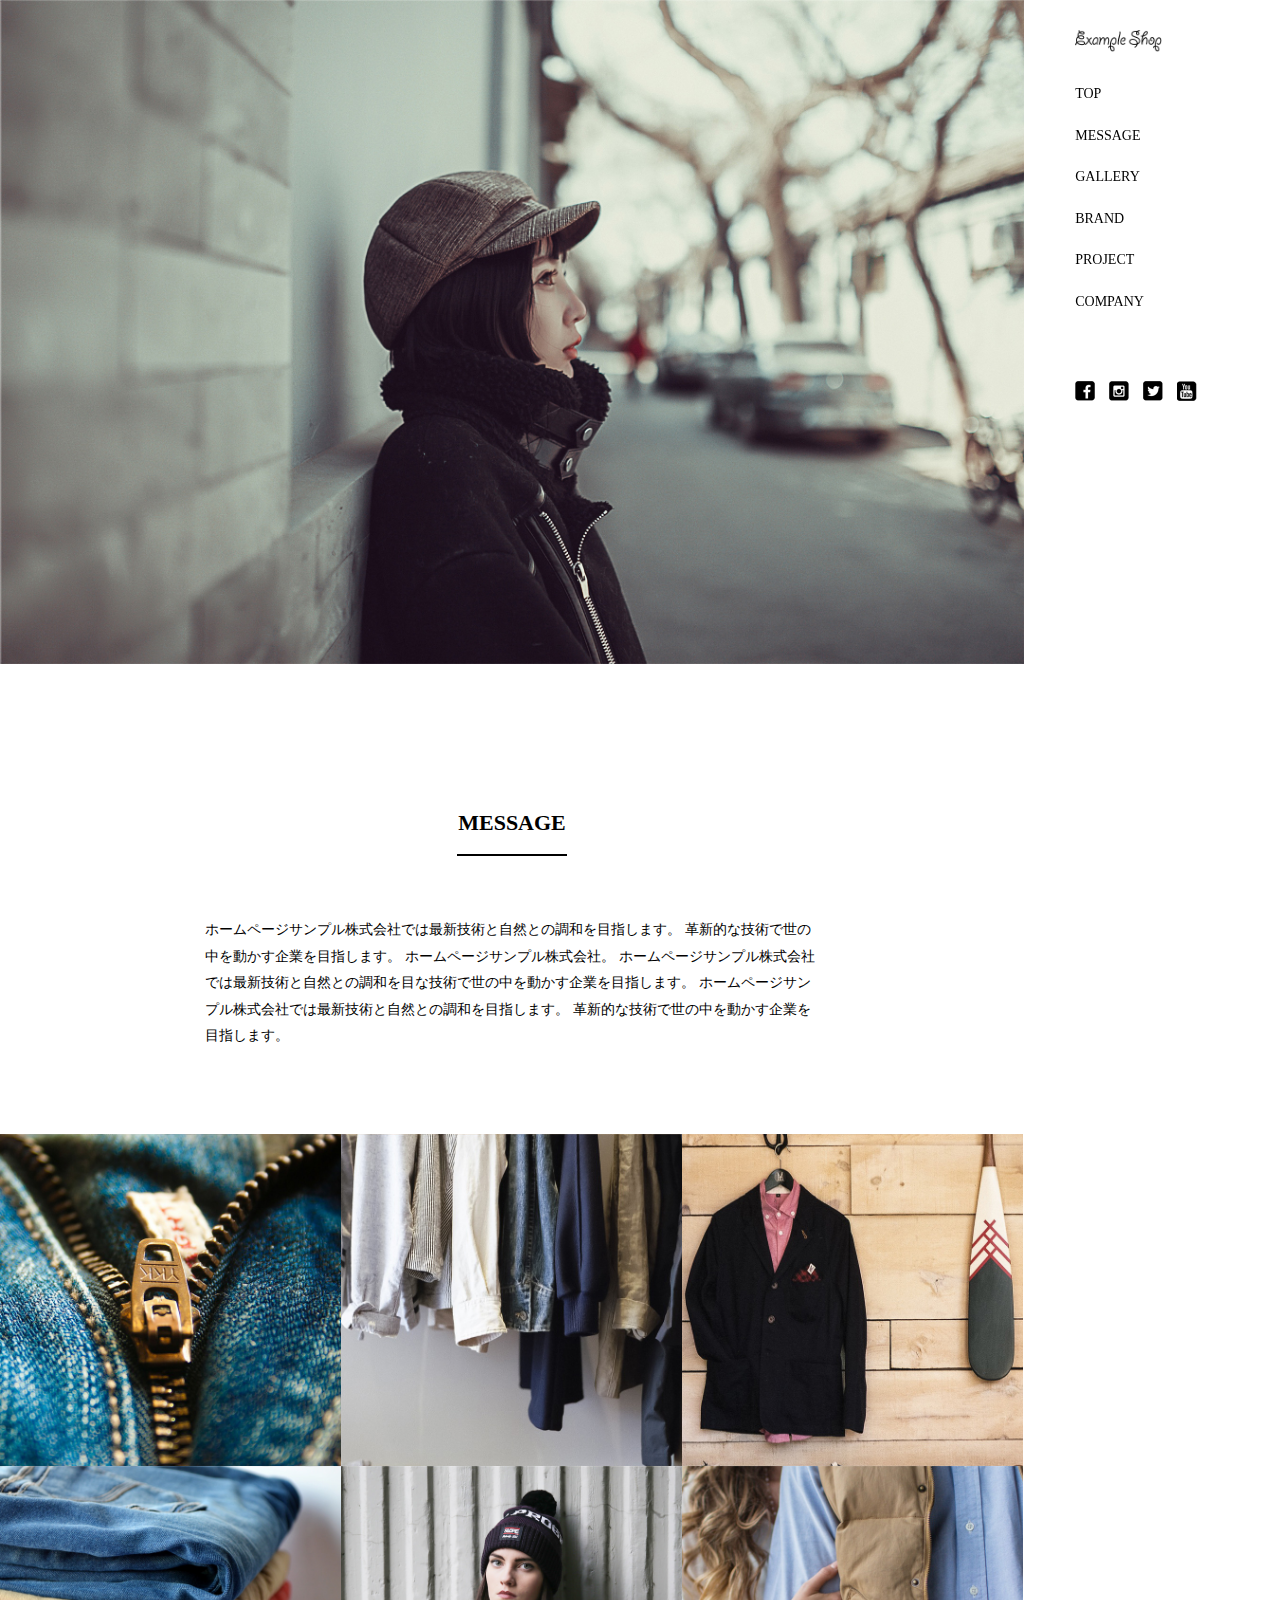
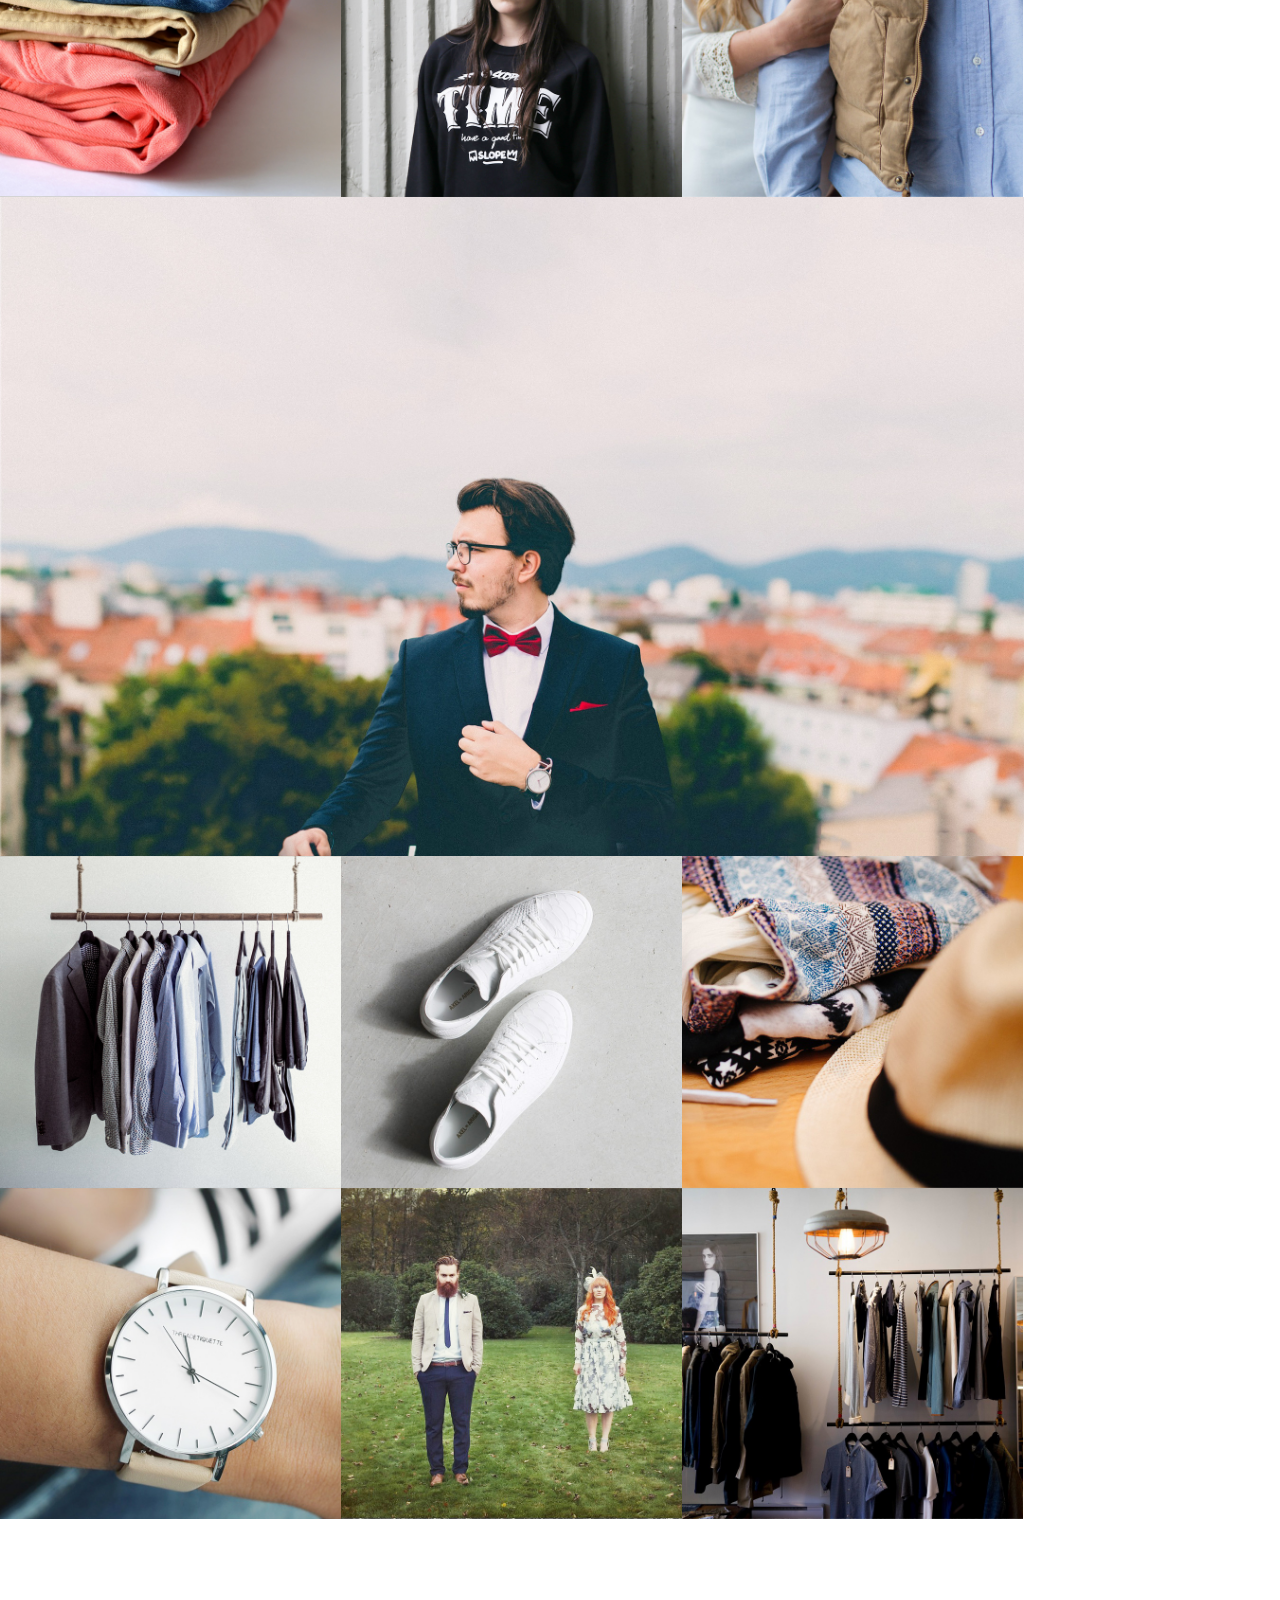
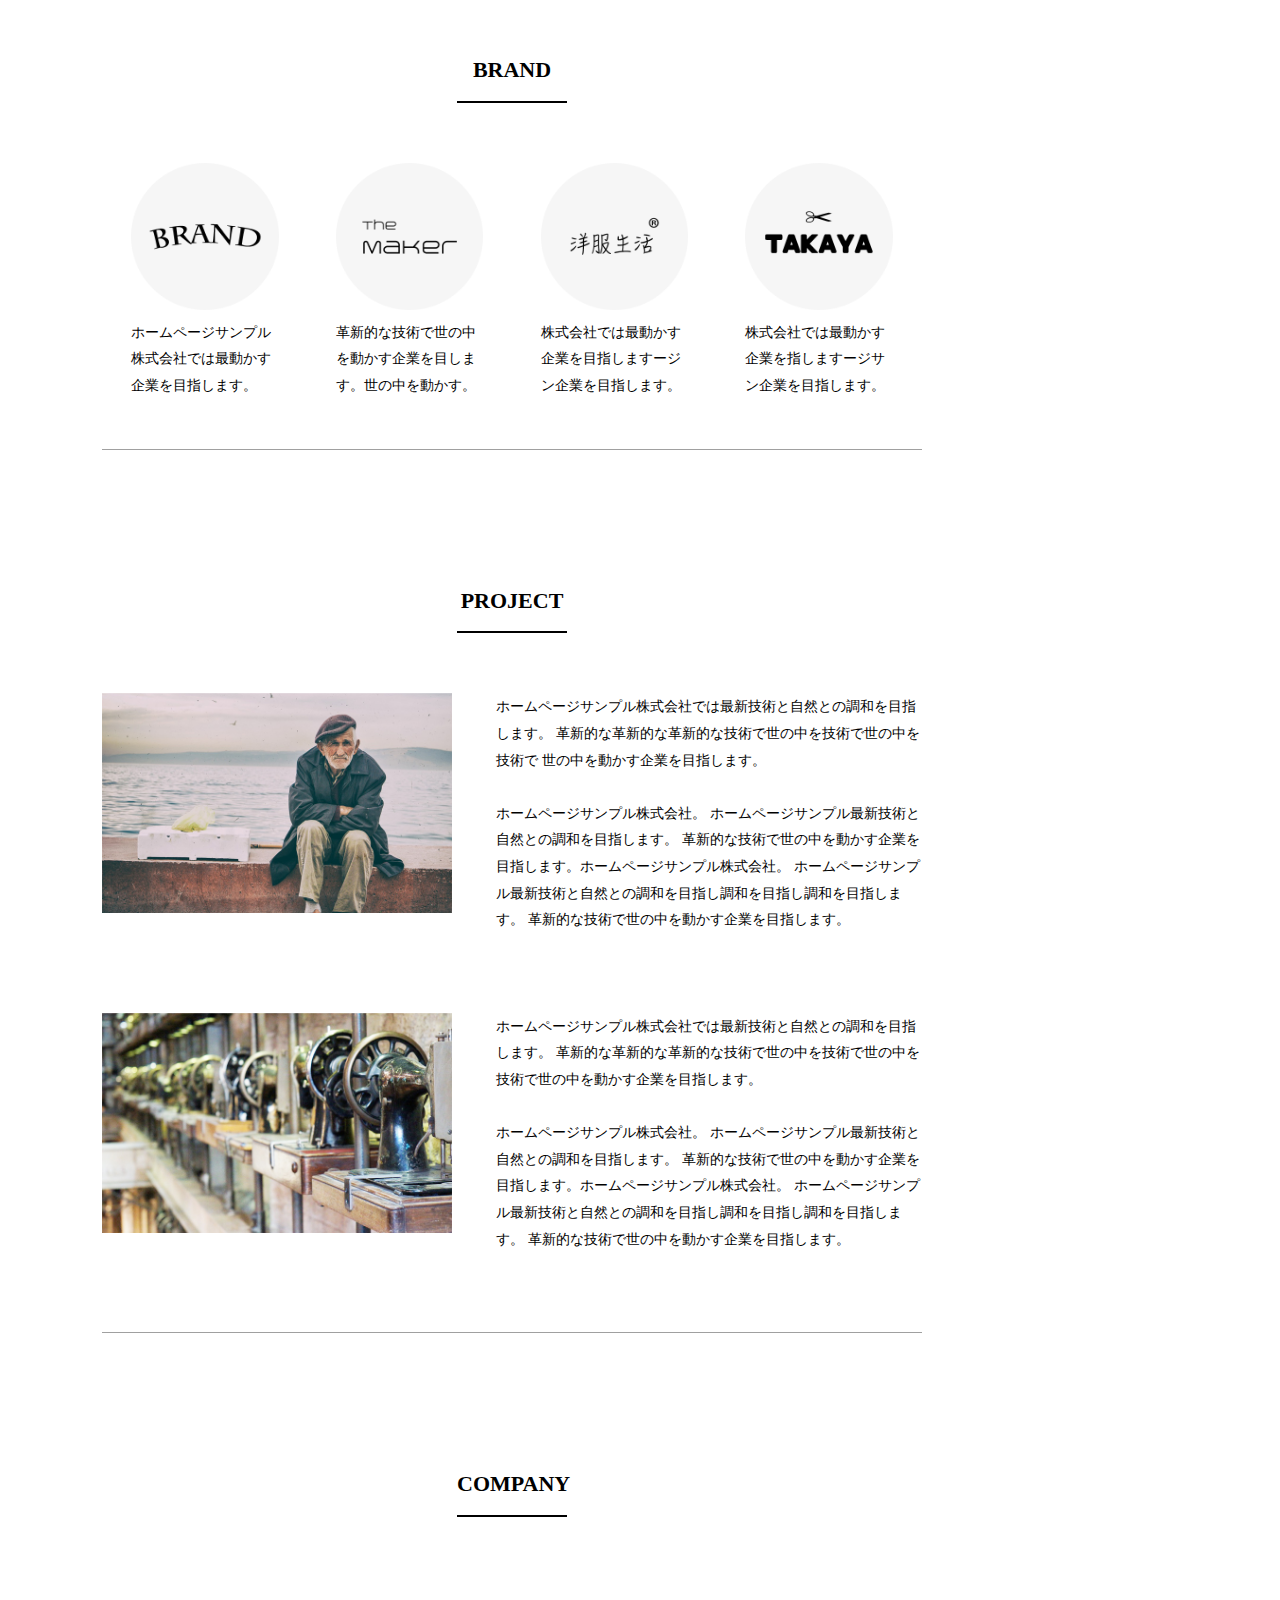
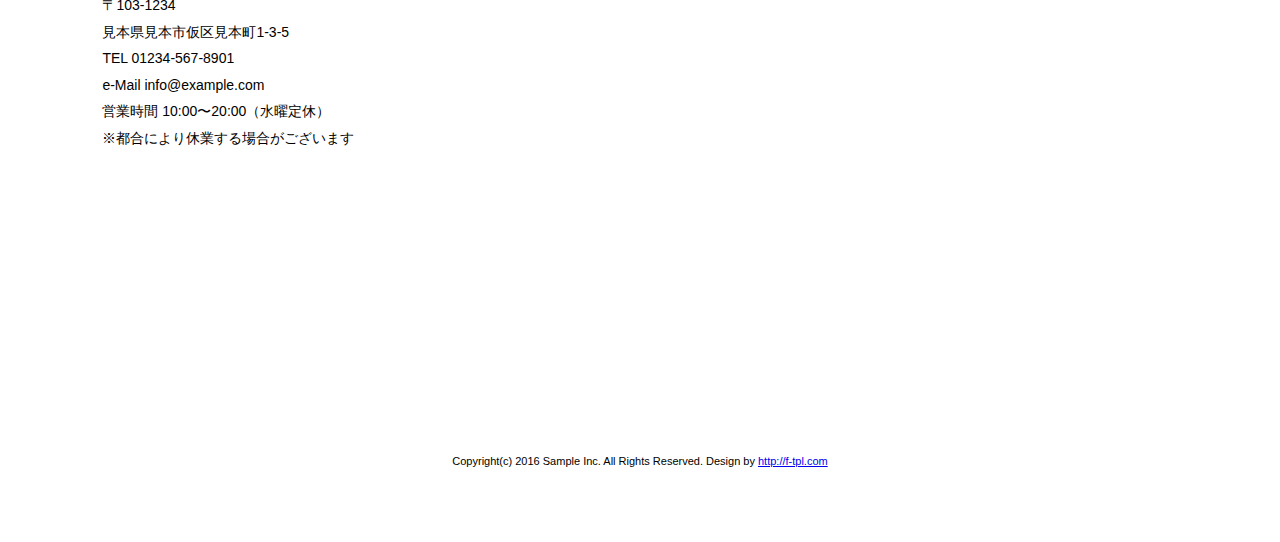
<file: ポートフォリオサイト/img-link2/html/index.html>
<!DOCTYPE html>
<html lang="ja">
<head>
    <meta charset="UTF-8">
    <meta http-equiv="X-UA-Compatible" content="IE=edge">
    <meta name="viewport" content="width=device-width, initial-scale=1.0">
    <title>Document</title>
    <link href="../css/type.css"rel="stylesheet">
    <link href="../css/responsive.css"rel="stylesheet">
    <link href="https://use.fontawesome.com/releases/v5.4.1/css/all.css" rel="stylesheet">
</head>
<body>
    <header>
        <div class="header_wrapper">
            <div class="header_wrapper--show">
                <div class="header_logo">
                    <img src="../img - コピー/logo.png">
                </div>
                <div class="header_navbtn--hide">
                    <i class="fa fa-bars"></i>
                </div>
            </div>
            <div class="header_hide">
                <div class="header_list">
                    <ul>
                        <li><i class="fa fa-angle-right"></i><a href="#">TOP</a></li>
                        <li><i class="fa fa-angle-right"></i><a href="#">MESSAGE</a></li>
                        <li><i class="fa fa-angle-right"></i><a href="#">GALLERY</a></li>
                        <li><i class="fa fa-angle-right"></i><a href="#">BRAND</a></li>
                        <li><i class="fa fa-angle-right"></i><a href="#">PROJECT</a></li>
                        <li><i class="fa fa-angle-right"></i><a href="#">COMPANY</a></li>
                    </ul>
                </div>
                <div class="header_icon">
                    <img src="../img - コピー/iconFb.png">
                    <img src="../img - コピー/iconInsta.png">
                    <img src="../img - コピー/iconTw.png">
                    <img src="../img - コピー/iconYouTube.png">
                </div>
            </div>
        </div>
    </header>
    <main>
        <div class="contents_mainphoto">
            <img src="../img - コピー/mainImg (1).jpg">
        </div>
        <div class="contents_text1">
            <div class="contents_text1-title">
                <h1>MESSAGE</h1>
            </div>
            <div class="contents_text1-text">
                <p>ホームページサンプル株式会社では最新技術と自然との調和を目指します。
                革新的な技術で世の中を動かす企業を目指します。
                ホームページサンプル株式会社。
                ホームページサンプル株式会社では最新技術と自然との調和を目な技術で世の中を動かす企業を目指します。
                ホームページサンプル株式会社では最新技術と自然との調和を目指します。
                革新的な技術で世の中を動かす企業を目指します。</p>
            </div>
        </div>
        <div class="contents_img-wrapper">
            <img src="../img - コピー/photo01.jpg"><img src="../img - コピー/photo02.jpg"><img src="../img - コピー/photo03.jpg"><img src="../img - コピー/photo04.jpg"><img src="../img - コピー/photo05.jpg"><img src="../img - コピー/photo06.jpg"> 
            <div class="contents_bigsize-img">
                <img src="../img - コピー/photo07.jpg"> 
            </div> 
            <img src="../img - コピー/photo08.jpg"><img src="../img - コピー/photo09.jpg"><img src="../img - コピー/photo10.jpg"><img src="../img - コピー/photo11.jpg"><img src="../img - コピー/photo12.jpg"><img src="../img - コピー/photo13.jpg"> 
                
        </div>
        <div class="contents_text2">
            <div class="contents_text2-title">
                <h1>BRAND</h1>
            </div>
            <div class="contents_text2-text">
                <div class="contents_text2-img1 rowlist">
                    <img src="../img - コピー/logo01.png">
                    <p>ホームページサンプル株式会社では最動かす企業を目指します。</p>
                </div>
                <div class="contents_text2-img2 rowlist">
                    <img src="../img - コピー/logo02.png">
                    <p>革新的な技術で世の中を動かす企業を目します。世の中を動かす。</p>
                </div>
                <div class="contents_text2-img3 rowlist">
                    <img src="../img - コピー/logo03.png">
                    <p>株式会社では最動かす企業を目指しますージン企業を目指します。</p>
                </div>
                <div class="contents_text2-img4 rowlist">
                    <img src="../img - コピー/logo04.png">
                    <p>株式会社では最動かす企業を指しますージサン企業を目指します。</p>
                </div>
            </div>
        </div>
        <div class="contents_text3">
            <div class="contents_text3-title">
                <h1>PROJECT</h1>
            </div>
            <div class="contents_text3-wrapper">
                <div class="contents_text3-explain1 project">
                    <img src="../img - コピー/photo14.jpg">
                    <p>ホームページサンプル株式会社では最新技術と自然との調和を目指します。
                        革新的な革新的な革新的な技術で世の中を技術で世の中を技術で
                        世の中を動かす企業を目指します。<br><br>

                        ホームページサンプル株式会社。
                        ホームページサンプル最新技術と自然との調和を目指します。
                        革新的な技術で世の中を動かす企業を目指します。ホームページサンプル株式会社。
                        ホームページサンプル最新技術と自然との調和を目指し調和を目指し調和を目指します。
                        革新的な技術で世の中を動かす企業を目指します。</p>
                </div>
                <div class="contents_text3-explain2 project">
                    <img src="../img - コピー/photo15.jpg">
                    <p>ホームページサンプル株式会社では最新技術と自然との調和を目指します。
                        革新的な革新的な革新的な技術で世の中を技術で世の中を
                        技術で世の中を動かす企業を目指します。<br><br>

                        ホームページサンプル株式会社。
                        ホームページサンプル最新技術と自然との調和を目指します。
                        革新的な技術で世の中を動かす企業を目指します。ホームページサンプル株式会社。
                        ホームページサンプル最新技術と自然との調和を目指し調和を目指し調和を目指します。
                        革新的な技術で世の中を動かす企業を目指します。</p>
                </div>
            </div>
        </div>
        <div class="contents_text4">
            <div class="contents_text4-title">
                <h1>COMPANY</h1>
            </div>
            <div class="contents_text4-wrapper">
                <div class="contents_text4-adress">
                    <ul>
                        <li>〒103-1234</li>
                        <li>見本県見本市仮区見本町1-3-5</li>
                        <li>TEL 01234-567-8901</li>
                        <li>e-Mail info@example.com</li>
                        <li>営業時間 10:00〜20:00（水曜定休）</li>
                        <li>※都合により休業する場合がございます</li>
                    </ul>
                </div>
                <div class="contents_text4-map">
                    <div class="ggmap">
                        <iframe src="https://www.google.com/maps/embed?pb=!1m18!1m12!1m3!1d3198.5937927089353!2d136.92980971530508!3d36.70829797996762!2m3!1f0!2f0!3f0!3m2!1i1024!2i768!4f13.1!3m3!1m2!1s0x5ff781ec5af4ca3f%3A0x2ade3e8e4c2801b8!2z56aP5bKh6aeF!5e0!3m2!1sja!2sjp!4v1614776816564!5m2!1sja!2sjp" width="600" height="450" style="border:0;" allowfullscreen="" loading="lazy"></iframe>
                    </div>
                </div>    
            </div>
        </div>
    </main>
    <footer>
        <p>Copyright(c) 2016 Sample Inc. All Rights Reserved. Design by <a href="#">http://f-tpl.com</a></p>
    </footer>
    <script src="https://ajax.googleapis.com/ajax/libs/jquery/2.2.4/jquery.min.js"></script>
    <script src="../js/style.js"></script>
</body>
</html>
</file>
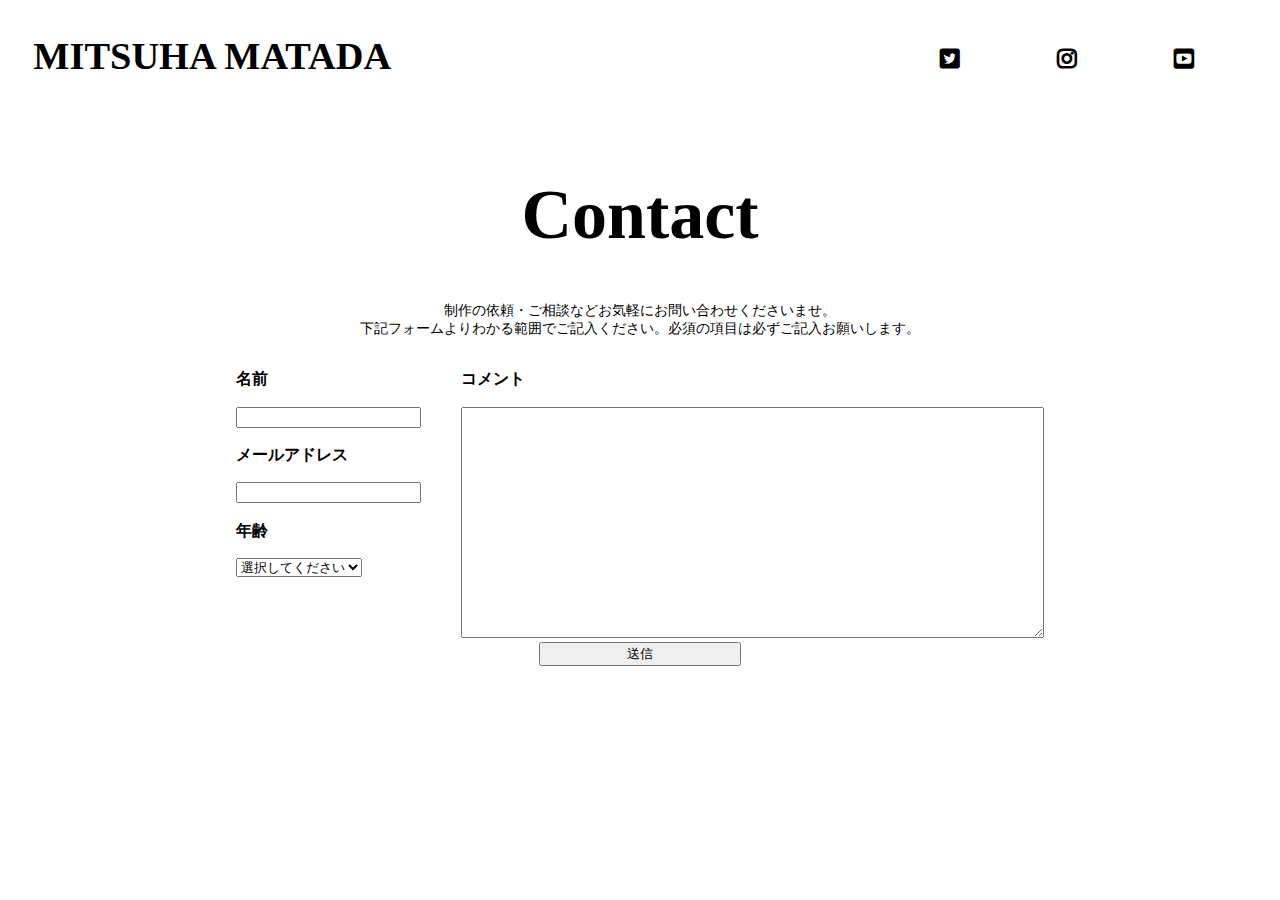
<file: ポートフォリオサイト/contact.html>
<!DOCTYPE html>
<html lang="en">
<head>
    <meta charset="UTF-8">
    <meta http-equiv="X-UA-Compatible" content="IE=edge">
    <meta name="viewport" content="width=device-width, initial-scale=1.0">
    <title>Contact</title>
    <link href="css/style.css"rel="stylesheet">
    <link href="https://use.fontawesome.com/releases/v5.4.1/css/all.css" rel="stylesheet">
</head>
<body>
<header id="home">
    <div class="header_title">
        <h1><a href="index.html">MITSUHA MATADA</a></h1>
        <div class="header_title-icon">
                <a href="https://twitter.com/dkqfnswxvrbjplp?lang=ja"><i class="fa fa-twitter-square"></i></a>
                <a href="https://www.instagram.com/328_mitsuha_m/"><i class="fa fa-instagram"></i></a>
                <a href="https://www.youtube.com/channel/UCR2PZh3V4HXmInYKKteDGfw"><i class="fa fa-youtube-square"></i></a>                           
        </div>
    </div>
    
</header>
<div class="contact">
    <h1 id="contact">Contact</h1>
    <p>制作の依頼・ご相談などお気軽にお問い合わせくださいませ。<br>
        下記フォームよりわかる範囲でご記入ください。必須の項目は必ずご記入お願いします。</p>
    <div class="contact-wrapper">
        <div class="contact-personal-wrapper">
            <h3>名前</h3>
            <input type="text"name="name">
            <h3>メールアドレス</h3>
            <input type="email"name="email">
            <h3>年齢</h3>
            <select name="age"><option>選択してください</option><option>10代</option><option>20代</option><option>30代</option><option>40代</option><option>50代~</option></select>
        </div>
        <div class="contact-comment">
            <h3>コメント</h3>
            <textarea rows="15"cols="70"></textarea>
        </div>
    </div>
    <div class="contact-value">
        <input type="submit"value="送信"class="submit">
    </div>
        
    
</div>
</body>
</html>
</file>
<file: ポートフォリオサイト/img-link2/css/responsive.css>
@media (max-width: 780px) {
  header {
    width: 100%;
    height: 405px;
    position: fixed;
  }
  header .header_wrapper .header_wrapper--show {
    background-color: white;
    z-index: 100;
  }
  header .header_wrapper .header_wrapper--show .header_logo {
    text-align: center;
    height: 60px;
  }
  header .header_wrapper .header_wrapper--show .header_logo img {
    width: 87px;
    margin-top: 12px;
  }
  header .header_wrapper .header_navbtn--hide {
    position: fixed;
    top: 15px;
    right: 15px;
  }
  header .header_wrapper .header_navbtn--hide i {
    width: 18px;
  }
  header .header_wrapper .header_hide {
    border-bottom: 1px solid #000;
    position: fixed;
    top: 60px;
    background-color: white;
    width: 100%;
    display: none;
    z-index: 100;
  }
  header .header_wrapper .header_hide .header_list ul li {
    border-bottom: 1px solid #000;
    height: 40px;
    padding-bottom: 10px;
    font-family: 'Modern Antiqua', 'Noto Sans JP',serif;
  }
  header .header_wrapper .header_hide .header_list ul li a {
    text-decoration: none;
    color: #000;
  }
  header .header_wrapper .header_hide .header_list ul li a:hover {
    text-decoration: underline;
  }
  header .header_wrapper .header_hide .header_icon {
    margin-top: 10px;
    margin-left: 6px;
  }
  header .header_wrapper .header_hide .header_icon img {
    width: 20px;
    padding-right: 10px;
  }
  header .header_wrapper .header_hide .header_icon img:hover {
    opacity: 0.8;
  }
  main .contents_mainphoto {
    padding-top: 60px;
  }
  main .contents_mainphoto img {
    width: 100%;
  }
}

@media (min-width: 780px) {
  header {
    width: 20%;
    position: fixed;
    right: 0;
    height: 100%;
  }
  header .header_wrapper {
    padding: 30px 0 0 20%;
  }
  header .header_wrapper .header_logo {
    padding-bottom: 20px;
  }
  header .header_wrapper .header_logo img {
    width: 87px;
  }
  header .header_wrapper .header_navbtn--hide {
    display: none;
  }
  header .header_wrapper .header_list {
    margin-bottom: 50px;
  }
  header .header_wrapper .header_list ul li {
    list-style: none;
    padding-bottom: 15px;
    font-family: 'Modern Antiqua', 'Noto Sans JP',serif;
  }
  header .header_wrapper .header_list ul li i {
    display: none;
  }
  header .header_wrapper .header_list ul li a {
    text-decoration: none;
    color: #000;
  }
  header .header_wrapper .header_list ul li a:hover {
    text-decoration: underline;
  }
  header .header_wrapper .header_icon img {
    width: 20px;
    padding-right: 10px;
  }
  header .header_wrapper .header_icon img:hover {
    opacity: 0.8;
  }
  main .contents_mainphoto img {
    width: 80%;
  }
  main .contents_text1 {
    width: 80%;
    margin-top: 70px;
  }
  main .contents_text1 .contents_text1-title {
    width: 110px;
    margin: 0 auto;
    border-bottom: 2px solid #000;
    padding-top: 60px;
  }
  main .contents_text1 .contents_text1-title h1 {
    font-size: 22px;
    text-align: center;
    padding-bottom: 10px;
    font-family: 'Modern Antiqua', 'Noto Sans JP',serif;
  }
  main .contents_text1 .contents_text1-text {
    width: 60%;
    margin: 0 auto;
    padding-top: 60px;
    padding-bottom: 85px;
  }
  main .contents_text1 .contents_text1-text p {
    font-size: 14px;
  }
  main .contents_img-wrapper {
    width: 80%;
  }
  main .contents_img-wrapper img {
    width: 33.3%;
    vertical-align: bottom;
  }
  main .contents_img-wrapper .contents_bigsize-img img {
    width: 100%;
  }
  main .contents_text2 {
    width: 80%;
    margin-top: 70px;
  }
  main .contents_text2 .contents_text2-title {
    width: 110px;
    margin: 0 auto;
    border-bottom: 2px solid #000;
    padding-top: 60px;
  }
  main .contents_text2 .contents_text2-title h1 {
    font-size: 22px;
    text-align: center;
    padding-bottom: 10px;
    font-family: 'Modern Antiqua', 'Noto Sans JP',serif;
  }
  main .contents_text2 .contents_text2-text {
    width: 80%;
    margin: 0 auto;
    border-bottom: 1px solid #a0a0a0;
    display: -webkit-box;
    display: -ms-flexbox;
    display: flex;
    -webkit-box-orient: horizontal;
    -webkit-box-direction: normal;
        -ms-flex-direction: row;
            flex-direction: row;
    -ms-flex-pack: distribute;
        justify-content: space-around;
  }
  main .contents_text2 .contents_text2-text .rowlist {
    width: 18%;
    margin-top: 60px;
    padding-bottom: 50px;
  }
  main .contents_text2 .contents_text2-text .rowlist img {
    width: 100%;
  }
  main .contents_text3 {
    width: 80%;
    margin-top: 70px;
  }
  main .contents_text3 .contents_text3-title {
    width: 110px;
    margin: 0 auto;
    border-bottom: 2px solid #000;
    padding-top: 60px;
  }
  main .contents_text3 .contents_text3-title h1 {
    font-size: 22px;
    text-align: center;
    padding-bottom: 10px;
    font-family: 'Modern Antiqua', 'Noto Sans JP',serif;
  }
  main .contents_text3 .contents_text3-wrapper {
    width: 80%;
    margin: 0 auto;
    border-bottom: 1px solid #a0a0a0;
    padding-top: 60px;
  }
  main .contents_text3 .contents_text3-wrapper .project {
    display: -webkit-box;
    display: -ms-flexbox;
    display: flex;
    -webkit-box-orient: horizontal;
    -webkit-box-direction: normal;
        -ms-flex-direction: row;
            flex-direction: row;
    -webkit-box-pack: justify;
        -ms-flex-pack: justify;
            justify-content: space-between;
    margin-bottom: 80px;
  }
  main .contents_text3 .contents_text3-wrapper .project img {
    width: 350px;
    height: 220px;
  }
  main .contents_text3 .contents_text3-wrapper .project p {
    width: 52%;
    margin-left: 15px;
  }
  main .contents_text4 {
    width: 80%;
    margin-top: 70px;
    margin-bottom: 300px;
  }
  main .contents_text4 .contents_text4-title {
    width: 110px;
    margin: 0 auto;
    border-bottom: 2px solid #000;
    padding-top: 60px;
  }
  main .contents_text4 .contents_text4-title h1 {
    font-size: 22px;
    text-align: center;
    padding-bottom: 10px;
    font-family: 'Modern Antiqua', 'Noto Sans JP',serif;
  }
  main .contents_text4 .contents_text4-wrapper {
    width: 80%;
    display: -webkit-box;
    display: -ms-flexbox;
    display: flex;
    -webkit-box-orient: horizontal;
    -webkit-box-direction: normal;
        -ms-flex-direction: row;
            flex-direction: row;
    -webkit-box-pack: justify;
        -ms-flex-pack: justify;
            justify-content: space-between;
    padding-top: 75px;
    margin: 0 auto;
  }
  main .contents_text4 .contents_text4-wrapper .contents_text4-adress {
    width: 33%;
  }
  main .contents_text4 .contents_text4-wrapper .contents_text4-adress li {
    list-style: none;
  }
  main .contents_text4 .contents_text4-wrapper .contents_text4-map {
    width: 60%;
  }
  main .contents_text4 .contents_text4-wrapper .contents_text4-map .ggmap {
    position: relative;
    width: 100%;
  }
  main .contents_text4 .contents_text4-wrapper .contents_text4-map .ggmap iframe {
    width: 100%;
    height: 100%;
  }
  footer p {
    margin: 0 auto;
    text-align: center;
    width: 413px;
    font-size: 11px;
    padding-bottom: 70px;
  }
}

@media (min-width: 620px) and (max-width: 780px) {
  main .contents_text1 .contents_text1-title {
    width: 110px;
    margin: 0 auto;
    border-bottom: 2px solid #000;
    padding-top: 60px;
  }
  main .contents_text1 .contents_text1-title h1 {
    font-size: 22px;
    text-align: center;
    padding-bottom: 10px;
    font-family: 'Modern Antiqua', 'Noto Sans JP',serif;
  }
  main .contents_text1 .contents_text1-text {
    width: 60%;
    margin: 0 auto;
    padding-top: 40px;
    padding-bottom: 85px;
  }
  main .contents_img-wrapper img {
    width: 33.3%;
    vertical-align: bottom;
  }
  main .contents_img-wrapper .contents_bigsize-img img {
    width: 100%;
  }
  main .contents_text2 .contents_text2-title {
    width: 110px;
    margin: 0 auto;
    border-bottom: 2px solid #000;
    padding-top: 60px;
  }
  main .contents_text2 .contents_text2-title h1 {
    font-size: 22px;
    text-align: center;
    padding-bottom: 10px;
    font-family: 'Modern Antiqua', 'Noto Sans JP',serif;
  }
  main .contents_text2 .contents_text2-text {
    padding-top: 40px;
    padding-bottom: 50px;
    border-bottom: 1px solid #a0a0a0;
    width: 60%;
    margin: 0 auto;
  }
  main .contents_text2 .contents_text2-text .rowlist {
    width: 100%;
    margin-bottom: 50px;
  }
  main .contents_text2 .contents_text2-text .rowlist img {
    width: 165px;
    margin: 0 auto;
    margin-left: 29%;
  }
  main .contents_text2 .contents_text2-text .rowlist p {
    width: 400px;
    font-size: 13px;
    text-align: center;
  }
  main .contents_text3 .contents_text3-title {
    width: 110px;
    margin: 0 auto;
    border-bottom: 2px solid #000;
    padding-top: 60px;
  }
  main .contents_text3 .contents_text3-title h1 {
    font-size: 22px;
    text-align: center;
    padding-bottom: 10px;
    font-family: 'Modern Antiqua', 'Noto Sans JP',serif;
  }
  main .contents_text3 .contents_text3-wrapper {
    padding-top: 40px;
    width: 80%;
    margin: 0 auto;
    border-bottom: 1px solid #a0a0a0;
    padding-bottom: 100px;
  }
  main .contents_text3 .contents_text3-wrapper img {
    width: 350px;
    height: 220px;
  }
  main .contents_text3 .contents_text3-wrapper .contents_text3-explain1 {
    padding-bottom: 80px;
  }
  main .contents_text4 .contents_text4-title {
    width: 110px;
    margin: 0 auto;
    border-bottom: 2px solid #000;
    padding-top: 60px;
  }
  main .contents_text4 .contents_text4-title h1 {
    font-size: 22px;
    text-align: center;
    padding-bottom: 10px;
    font-family: 'Modern Antiqua', 'Noto Sans JP',serif;
  }
  main .contents_text4 .contents_text4-wrapper {
    width: 80%;
    margin: 0 auto;
    padding-top: 65px;
    display: -webkit-box;
    display: -ms-flexbox;
    display: flex;
    -webkit-box-orient: horizontal;
    -webkit-box-direction: normal;
        -ms-flex-direction: row;
            flex-direction: row;
    -webkit-box-pack: justify;
        -ms-flex-pack: justify;
            justify-content: space-between;
  }
  main .contents_text4 .contents_text4-wrapper .contents_text4-adress {
    width: 36%;
    padding-bottom: 100px;
  }
  main .contents_text4 .contents_text4-wrapper .contents_text4-adress li {
    list-style: none;
  }
  main .contents_text4 .contents_text4-wrapper .contents_text4-map {
    width: 60%;
  }
  main .contents_text4 .contents_text4-wrapper .contents_text4-map .ggmap {
    position: relative;
    width: 100%;
  }
  main .contents_text4 .contents_text4-wrapper .contents_text4-map .ggmap iframe {
    width: 100%;
    height: 100%;
  }
  footer p {
    margin: 0 auto;
    text-align: center;
    width: 413px;
    font-size: 11px;
    padding-bottom: 70px;
  }
}

@media (max-width: 620px) {
  main .contents_text1 .contents_text1-title {
    width: 110px;
    margin: 0 auto;
    border-bottom: 2px solid #000;
    padding-top: 60px;
  }
  main .contents_text1 .contents_text1-title h1 {
    font-size: 22px;
    text-align: center;
    padding-bottom: 10px;
    font-family: 'Modern Antiqua', 'Noto Sans JP',serif;
  }
  main .contents_text1 .contents_text1-text {
    margin: 0 auto;
    width: 90%;
  }
  main .contents_text1 .contents_text1-text p {
    margin-top: 40px;
    margin-bottom: 35px;
  }
  main .contents_img-wrapper img {
    width: 100%;
    vertical-align: bottom;
  }
  main .contents_img-wrapper .contents_bigsize-img img {
    width: 100%;
  }
  main .contents_text2 .contents_text2-title {
    width: 110px;
    margin: 0 auto;
    border-bottom: 2px solid #000;
    padding-top: 60px;
  }
  main .contents_text2 .contents_text2-title h1 {
    font-size: 22px;
    text-align: center;
    padding-bottom: 10px;
    font-family: 'Modern Antiqua', 'Noto Sans JP',serif;
  }
  main .contents_text2 .contents_text2-text {
    padding-top: 40px;
    padding-bottom: 50px;
    border-bottom: 1px solid #a0a0a0;
    width: 70%;
    margin: 0 auto;
  }
  main .contents_text2 .contents_text2-text .rowlist {
    width: 100%;
    margin-bottom: 50px;
  }
  main .contents_text2 .contents_text2-text .rowlist img {
    width: 165px;
    margin: 0 auto;
    margin-left: 30%;
  }
  main .contents_text2 .contents_text2-text .rowlist p {
    width: 100%;
    font-size: 13px;
    text-align: center;
  }
  main .contents_text3 .contents_text3-title {
    width: 110px;
    margin: 0 auto;
    border-bottom: 2px solid #000;
    padding-top: 60px;
  }
  main .contents_text3 .contents_text3-title h1 {
    font-size: 22px;
    text-align: center;
    padding-bottom: 10px;
    font-family: 'Modern Antiqua', 'Noto Sans JP',serif;
  }
  main .contents_text3 .contents_text3-wrapper {
    padding-top: 40px;
    width: 80%;
    margin: 0 auto;
    border-bottom: 1px solid #a0a0a0;
    padding-bottom: 100px;
  }
  main .contents_text3 .contents_text3-wrapper img {
    width: 370px;
  }
  main .contents_text4 .contents_text4-title {
    width: 110px;
    margin: 0 auto;
    border-bottom: 2px solid #000;
    padding-top: 60px;
  }
  main .contents_text4 .contents_text4-title h1 {
    font-size: 22px;
    text-align: center;
    padding-bottom: 10px;
    font-family: 'Modern Antiqua', 'Noto Sans JP',serif;
  }
  main .contents_text4 .contents_text4-wrapper {
    width: 80%;
    margin: 0 auto;
    padding-top: 65px;
    display: -webkit-box;
    display: -ms-flexbox;
    display: flex;
    -webkit-box-orient: horizontal;
    -webkit-box-direction: normal;
        -ms-flex-direction: row;
            flex-direction: row;
    -webkit-box-pack: justify;
        -ms-flex-pack: justify;
            justify-content: space-between;
  }
  main .contents_text4 .contents_text4-wrapper .contents_text4-adress {
    width: 36%;
    padding-bottom: 100px;
  }
  main .contents_text4 .contents_text4-wrapper .contents_text4-adress li {
    list-style: none;
  }
  main .contents_text4 .contents_text4-wrapper .contents_text4-map {
    width: 60%;
  }
  main .contents_text4 .contents_text4-wrapper .contents_text4-map .ggmap {
    position: relative;
    width: 100%;
    height: 230px;
  }
  main .contents_text4 .contents_text4-wrapper .contents_text4-map .ggmap iframe {
    width: 100%;
    height: 100%;
  }
  footer p {
    margin: 0 auto;
    text-align: center;
    width: 413px;
    font-size: 11px;
    padding-bottom: 70px;
  }
}
/*# sourceMappingURL=responsive.css.map */
</file>
<file: ポートフォリオサイト/css/style.css>
header {
  height: 120px;
}

header .header_title {
  display: -webkit-box;
  display: -ms-flexbox;
  display: flex;
  -webkit-box-orient: horizontal;
  -webkit-box-direction: normal;
      -ms-flex-direction: row;
          flex-direction: row;
  -webkit-box-pack: justify;
      -ms-flex-pack: justify;
          justify-content: space-between;
}

header .header_title h1 {
  font-family: 'Haettenschweiler';
  margin-left: 2%;
  font-size: 2.4rem;
}

header .header_title .header_title-icon {
  width: 30%;
}

header .header_title .header_title-icon i {
  font-family: 'Font Awesome 5 Brands';
  width: 30%;
  text-align: center;
  font-size: 1.4rem;
  padding-top: 40px;
}

header .header_nav {
  width: 45%;
  margin-left: 50%;
  margin-top: -20px;
}

header .header_nav ul {
  display: -webkit-box;
  display: -ms-flexbox;
  display: flex;
  -webkit-box-orient: horizontal;
  -webkit-box-direction: normal;
      -ms-flex-direction: row;
          flex-direction: row;
  -webkit-box-pack: justify;
      -ms-flex-pack: justify;
          justify-content: space-between;
}

header .header_nav ul li {
  list-style: none;
  font-size: 0.9rem;
  padding-right: 8px;
}

main .main_main-contents-img {
  width: 70%;
  margin: 0 auto;
}

main .main_main-contents-img img {
  width: 100%;
  margin: 0 auto;
  padding-top: 50px;
}

main .main_contents-wrapper3 .main_contemts-img-wrapper {
  width: 90%;
  margin: 0 auto;
}

main .main_contents-wrapper3 .main_contemts-img-wrapper img {
  width: 19%;
}

main .main_contents-wrapper2 .main_contemts-works-wrapper {
  margin: 0 auto;
  width: 80%;
  display: -webkit-box;
  display: -ms-flexbox;
  display: flex;
  -webkit-box-orient: horizontal;
  -webkit-box-direction: normal;
      -ms-flex-direction: row;
          flex-direction: row;
  -ms-flex-pack: distribute;
      justify-content: space-around;
}

main .main_contents-wrapper2 .main_contemts-works-wrapper .programming-works {
  width: 33%;
  text-align: center;
}

main .main_contents-wrapper2 .main_contemts-works-wrapper .programming-works h3 {
  background-color: lightgreen;
}

main .main_contents-wrapper2 .main_contemts-works-wrapper .programming-works img {
  width: 50%;
}

main .main_contents-wrapper2 .main_contemts-works-wrapper .running-club-works {
  width: 33%;
  text-align: center;
}

main .main_contents-wrapper2 .main_contemts-works-wrapper .running-club-works h3 {
  background-color: lightskyblue;
}

main .main_contents-wrapper2 .main_contemts-works-wrapper .running-club-works img {
  width: 50%;
}

main .main_contents-wrapper2 .main_contemts-works-wrapper .youtube-works {
  width: 33%;
  text-align: center;
}

main .main_contents-wrapper2 .main_contemts-works-wrapper .youtube-works h3 {
  background-color: palevioletred;
}

main .main_contents-wrapper2 .main_contemts-works-wrapper .youtube-works img {
  width: 50%;
}

footer {
  height: 120px;
  margin-top: 80px;
}

footer .footer_title {
  width: 90%;
  margin: 0 auto;
  border-top: 1px solid #000;
}

footer .footer_title p {
  font-size: 20px;
}

footer .footer_title .header_title-icon a {
  text-decoration: none;
}

footer .footer_title .header_title-icon i {
  font-family: 'Font Awesome 5 Brands';
  text-align: center;
  font-size: 1.4rem;
}

body {
  font-size: 14px;
}

a {
  text-decoration: none;
  color: #000;
}

.main_contents-title {
  width: 60%;
  margin: 0 auto;
}

.main_contents-title h2 {
  text-align: center;
  margin-top: 70px;
  margin-bottom: 70px;
  font-family: 'Book Antiqua';
  font-size: 35px;
}

.contact {
  width: 80%;
  margin: 0 auto;
}

.contact h1 {
  text-align: center;
  font-size: 4.375rem;
  font-family: 'Sofia', cursive;
}

.contact p {
  text-align: center;
}

.contact .contact-value {
  width: 20%;
  margin: 0 auto;
}

.contact .contact-value input {
  width: 100%;
}

@media (max-width: 680px) {
  .main_contents-wrapper1 {
    width: 80%;
    margin: 0 auto;
  }
  .main_contents-wrapper1 .main_contents-text {
    display: -webkit-box;
    display: -ms-flexbox;
    display: flex;
    -webkit-box-orient: horizontal;
    -webkit-box-direction: normal;
        -ms-flex-direction: row;
            flex-direction: row;
  }
  .main_contents-wrapper1 .main_contents-text .main_contents-text-img {
    width: 50%;
  }
  .main_contents-wrapper1 .main_contents-text .main_contents-text-img img {
    width: 150px;
    border-radius: 300px;
  }
  .main_contents-wrapper1 .main_contents-text .main_contemts-text-list {
    width: 70%;
  }
  .main_contents-wrapper1 .main_contents-text .main_contemts-text-list h3 {
    padding-left: 10%;
  }
  .main_contents-wrapper1 .main_contents-text .main_contemts-text-list ul {
    margin-left: -50px;
    text-align: left;
  }
  .main_contents-wrapper1 .main_contents-text .main_contemts-text-list ul li {
    list-style: none;
    padding-left: 10%;
    font-size: 0.8rem;
  }
}

@media (min-width: 680px) {
  .main_contents-wrapper1 .main_contents-text .main_contents-text-img img {
    display: none;
  }
  .main_contents-wrapper1 .main_contents-text .main_contemts-text-list {
    width: 60%;
    margin: 0 auto;
  }
  .main_contents-wrapper1 .main_contents-text .main_contemts-text-list h3 {
    background-color: lightskyblue;
    font-size: 30px;
  }
  .main_contents-wrapper1 .main_contents-text .main_contemts-text-list ul li {
    list-style: none;
    font-size: 20px;
  }
}

@media (min-width: 1000px) {
  .contact-wrapper {
    width: 80%;
    margin: 0 auto;
    display: -webkit-box;
    display: -ms-flexbox;
    display: flex;
    -webkit-box-orient: horizontal;
    -webkit-box-direction: normal;
        -ms-flex-direction: row;
            flex-direction: row;
  }
  .contact-wrapper .contact-personal-wrapper {
    margin-right: 5%;
  }
}

@media (max-width: 1000px) {
  .contact-wrapper {
    width: 80%;
    display: -webkit-box;
    display: -ms-flexbox;
    display: flex;
    -webkit-box-orient: horizontal;
    -webkit-box-direction: normal;
        -ms-flex-direction: row;
            flex-direction: row;
  }
  .contact-wrapper .contact-personal-wrapper {
    margin: 0 auto;
  }
  .contact-wrapper .contact-comment {
    margin-right: 10%;
  }
  .contact-wrapper .contact-comment textarea {
    width: 230px;
  }
}
/*# sourceMappingURL=style.css.map */
</file>
<file: ポートフォリオサイト/img-link2/css/type.css>
@charset "UTF-8";
/*
html5doctor.com Reset Stylesheet
v1.6.1
Last Updated: 2010-09-17
Author: Richard Clark - http://richclarkdesign.com
Twitter: @rich_clark
*/
html, body, div, span, object, iframe,
h1, h2, h3, h4, h5, h6, p, blockquote, pre,
abbr, address, cite, code,
del, dfn, em, img, ins, kbd, q, samp,
small, strong, sub, sup, var,
b, i,
dl, dt, dd, ol, ul, li,
fieldset, form, label, legend,
table, caption, tbody, tfoot, thead, tr, th, td,
article, aside, canvas, details, figcaption, figure,
footer, header, hgroup, menu, nav, section, summary,
time, mark, audio, video {
  margin: 0;
  padding: 0;
  border: 0;
  outline: 0;
  font-size: 100%;
  vertical-align: baseline;
  background: transparent;
}

body {
  line-height: 1;
}

article, aside, details, figcaption, figure,
footer, header, hgroup, menu, nav, section {
  display: block;
}

nav ul {
  list-style: none;
}

blockquote, q {
  quotes: none;
}

blockquote:before, blockquote:after,
q:before, q:after {
  content: '';
  content: none;
}

a {
  margin: 0;
  padding: 0;
  font-size: 100%;
  vertical-align: baseline;
  background: transparent;
}

/* change colours to suit your needs */
ins {
  background-color: #ff9;
  color: #000;
  text-decoration: none;
}

/* change colours to suit your needs */
mark {
  background-color: #ff9;
  color: #000;
  font-style: italic;
  font-weight: bold;
}

del {
  text-decoration: line-through;
}

abbr[title], dfn[title] {
  border-bottom: 1px dotted;
  cursor: help;
}

table {
  border-collapse: collapse;
  border-spacing: 0;
}

/* change border colour to suit your needs */
hr {
  display: block;
  height: 1px;
  border: 0;
  border-top: 1px solid #cccccc;
  margin: 1em 0;
  padding: 0;
}

input, select {
  vertical-align: middle;
}

body {
  color: black;
  font: 300 14px / 1.9 "Noto Sans JP", Arial, Verdana, 游ゴシック, YuGothic, "ヒラギノ角ゴ ProN W3", "Hiragino Kaku Gothic ProN", メイリオ, Meiryo, sans-serif;
  background: white;
}

.hide {
  display: none;
}

.show {
  display: block;
}
/*# sourceMappingURL=type.css.map */
</file>
